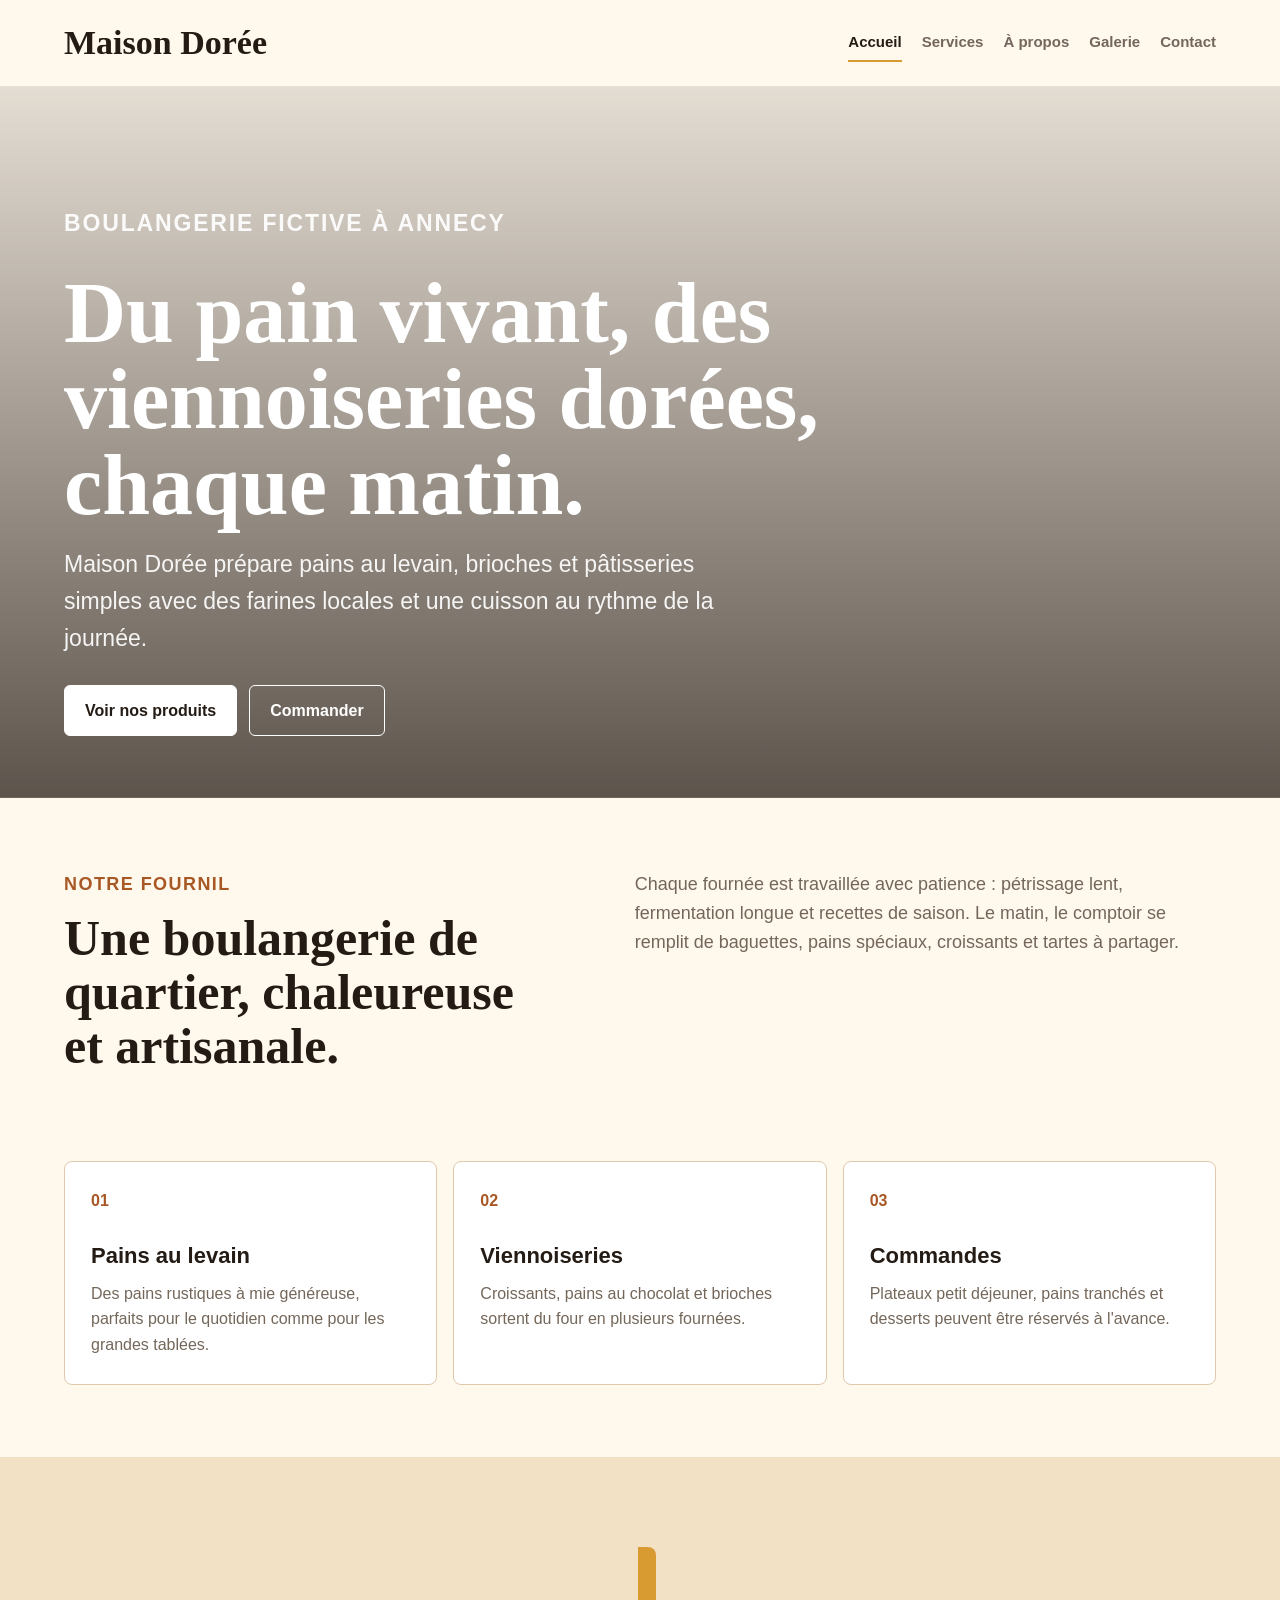
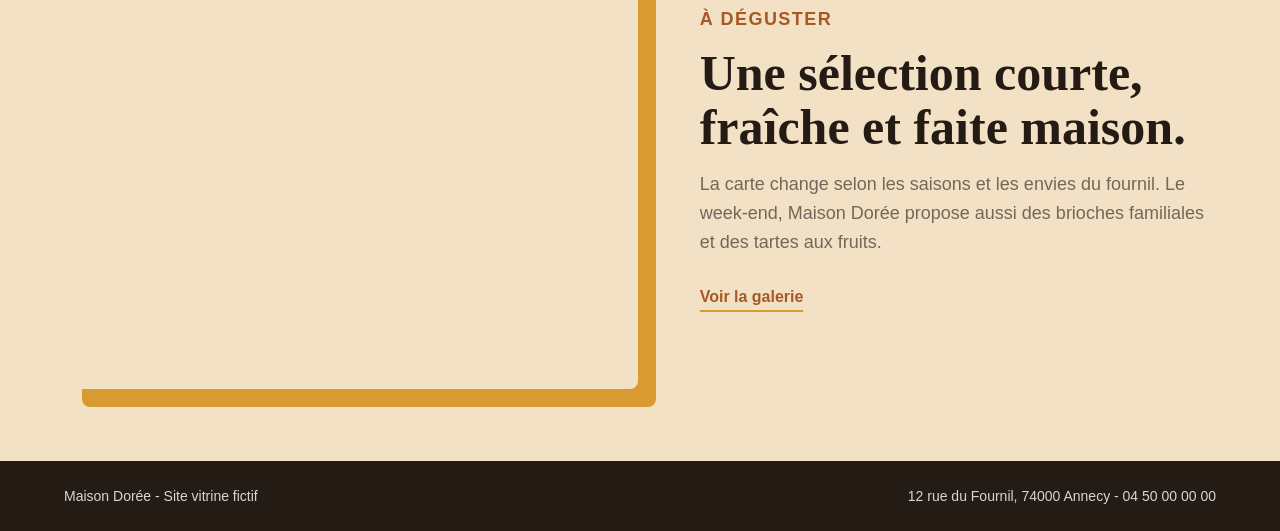
<file: index.html>
<!DOCTYPE html>
<html lang="fr">
<head>
  <meta charset="UTF-8">
  <meta name="viewport" content="width=device-width, initial-scale=1.0">
  <title>Maison Dorée | Boulangerie artisanale</title>
  <link rel="stylesheet" href="style.css">
</head>
<body>
  <header class="site-header">
    <a class="logo" href="index.html">Maison Dorée</a>
    <nav class="nav" aria-label="Navigation principale">
      <a class="active" href="index.html">Accueil</a>
      <a href="services.html">Services</a>
      <a href="a-propos.html">À propos</a>
      <a href="galerie.html">Galerie</a>
      <a href="contact.html">Contact</a>
    </nav>
  </header>

  <main>
    <section class="hero home-hero">
      <div class="hero-content">
        <p class="eyebrow">Boulangerie fictive à Annecy</p>
        <h1>Du pain vivant, des viennoiseries dorées, chaque matin.</h1>
        <p>Maison Dorée prépare pains au levain, brioches et pâtisseries simples avec des farines locales et une cuisson au rythme de la journée.</p>
        <div class="actions">
          <a class="button primary" href="services.html">Voir nos produits</a>
          <a class="button secondary" href="contact.html">Commander</a>
        </div>
      </div>
    </section>

    <section class="section intro-grid">
      <div>
        <p class="eyebrow dark">Notre fournil</p>
        <h2>Une boulangerie de quartier, chaleureuse et artisanale.</h2>
      </div>
      <p>Chaque fournée est travaillée avec patience : pétrissage lent, fermentation longue et recettes de saison. Le matin, le comptoir se remplit de baguettes, pains spéciaux, croissants et tartes à partager.</p>
    </section>

    <section class="section feature-strip">
      <article>
        <span>01</span>
        <h3>Pains au levain</h3>
        <p>Des pains rustiques à mie généreuse, parfaits pour le quotidien comme pour les grandes tablées.</p>
      </article>
      <article>
        <span>02</span>
        <h3>Viennoiseries</h3>
        <p>Croissants, pains au chocolat et brioches sortent du four en plusieurs fournées.</p>
      </article>
      <article>
        <span>03</span>
        <h3>Commandes</h3>
        <p>Plateaux petit déjeuner, pains tranchés et desserts peuvent être réservés à l'avance.</p>
      </article>
    </section>

    <section class="section split-section">
      <div class="image-panel bread-img" aria-label="Pains artisanaux sur une table"></div>
      <div class="text-panel">
        <p class="eyebrow dark">À déguster</p>
        <h2>Une sélection courte, fraîche et faite maison.</h2>
        <p>La carte change selon les saisons et les envies du fournil. Le week-end, Maison Dorée propose aussi des brioches familiales et des tartes aux fruits.</p>
        <a class="text-link" href="galerie.html">Voir la galerie</a>
      </div>
    </section>
  </main>

  <footer class="footer">
    <p>Maison Dorée - Site vitrine fictif</p>
    <p>12 rue du Fournil, 74000 Annecy - 04 50 00 00 00</p>
  </footer>
</body>
</html>
</file>
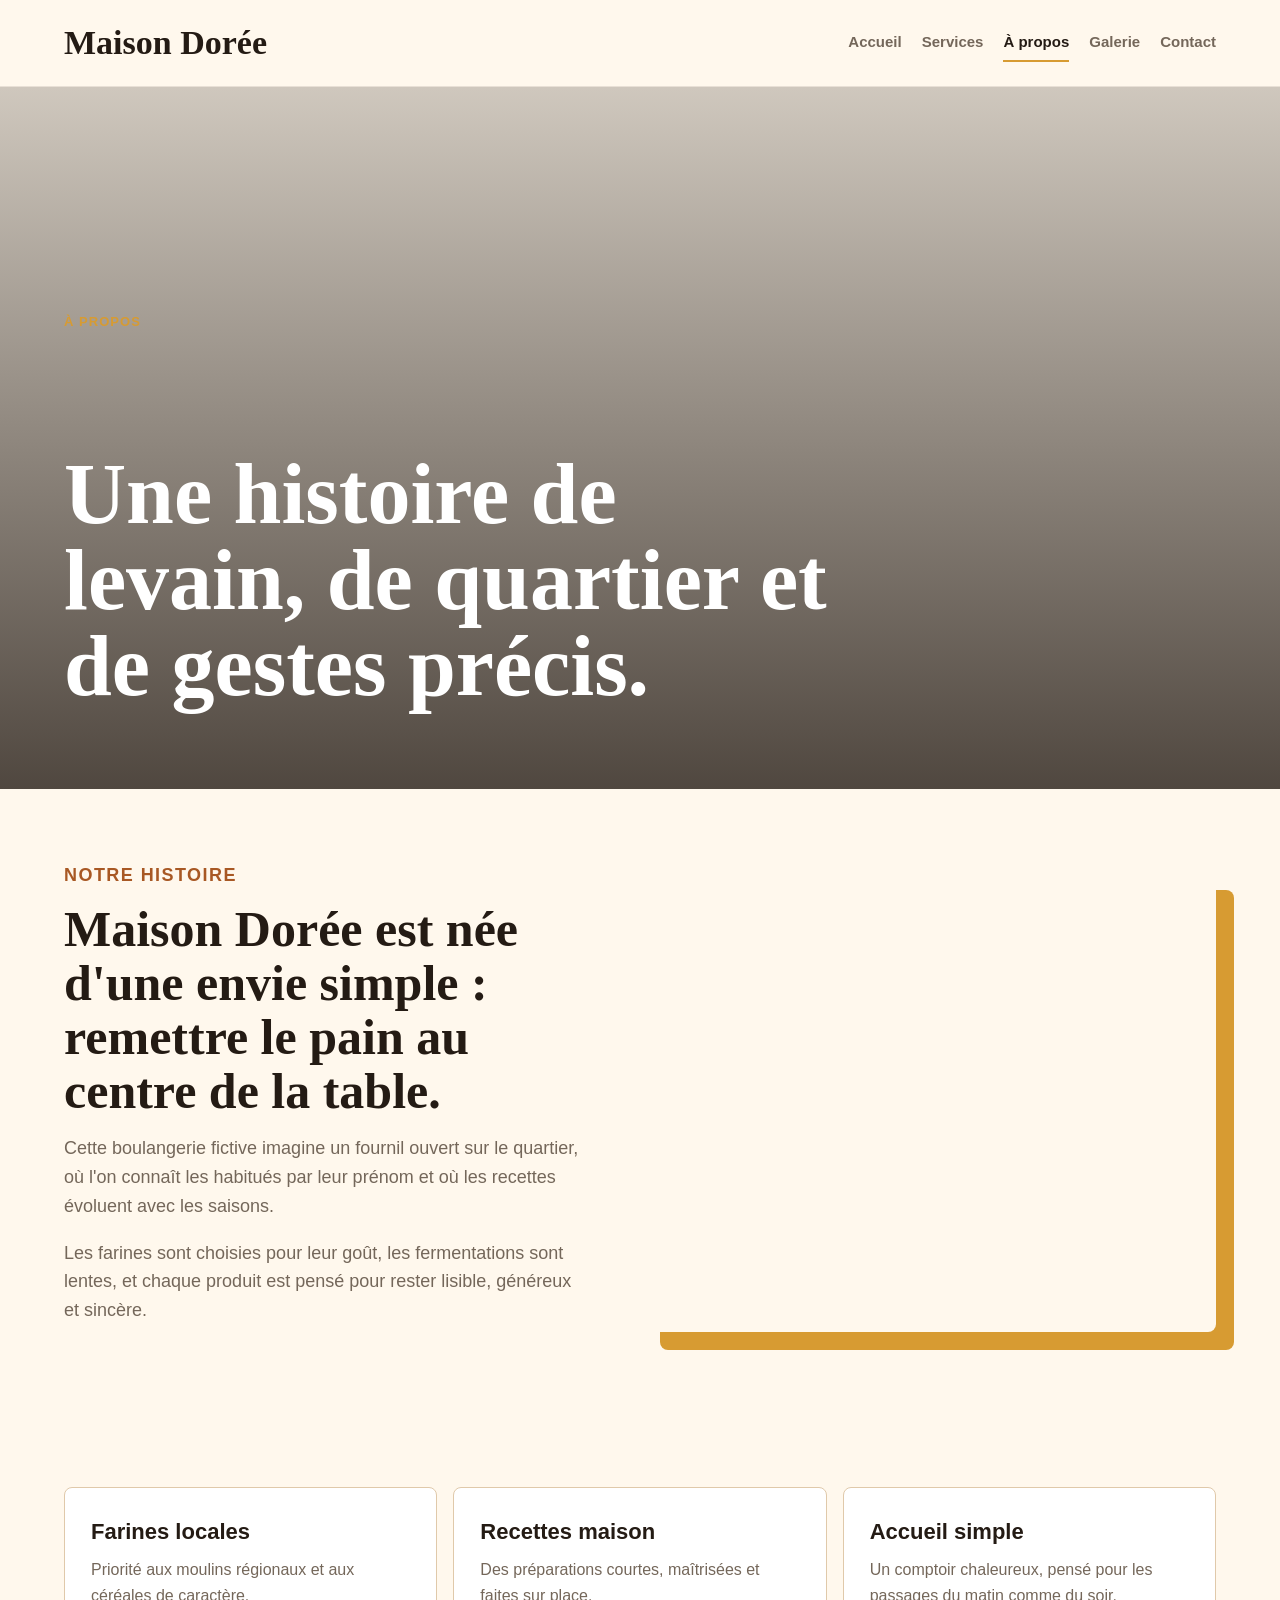
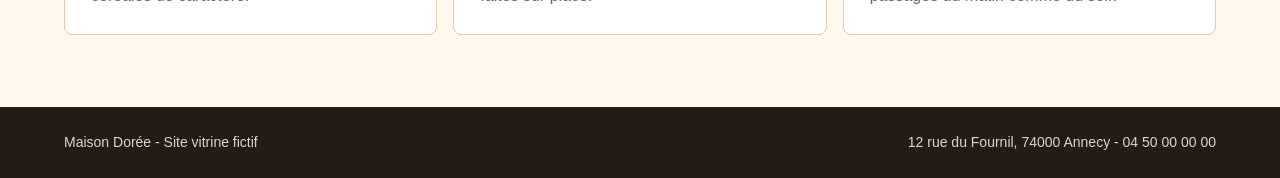
<file: a-propos.html>
<!DOCTYPE html>
<html lang="fr">
<head>
  <meta charset="UTF-8">
  <meta name="viewport" content="width=device-width, initial-scale=1.0">
  <title>À propos | Maison Dorée</title>
  <link rel="stylesheet" href="style.css">
</head>
<body>
  <header class="site-header">
    <a class="logo" href="index.html">Maison Dorée</a>
    <nav class="nav" aria-label="Navigation principale">
      <a href="index.html">Accueil</a>
      <a href="services.html">Services</a>
      <a class="active" href="a-propos.html">À propos</a>
      <a href="galerie.html">Galerie</a>
      <a href="contact.html">Contact</a>
    </nav>
  </header>

  <main>
    <section class="page-hero about-hero">
      <p class="eyebrow">À propos</p>
      <h1>Une histoire de levain, de quartier et de gestes précis.</h1>
    </section>

    <section class="section split-section reverse">
      <div class="text-panel">
        <p class="eyebrow dark">Notre histoire</p>
        <h2>Maison Dorée est née d'une envie simple : remettre le pain au centre de la table.</h2>
        <p>Cette boulangerie fictive imagine un fournil ouvert sur le quartier, où l'on connaît les habitués par leur prénom et où les recettes évoluent avec les saisons.</p>
        <p>Les farines sont choisies pour leur goût, les fermentations sont lentes, et chaque produit est pensé pour rester lisible, généreux et sincère.</p>
      </div>
      <div class="image-panel baker-img" aria-label="Boulanger préparant une pâte"></div>
    </section>

    <section class="section values">
      <article>
        <h3>Farines locales</h3>
        <p>Priorité aux moulins régionaux et aux céréales de caractère.</p>
      </article>
      <article>
        <h3>Recettes maison</h3>
        <p>Des préparations courtes, maîtrisées et faites sur place.</p>
      </article>
      <article>
        <h3>Accueil simple</h3>
        <p>Un comptoir chaleureux, pensé pour les passages du matin comme du soir.</p>
      </article>
    </section>
  </main>

  <footer class="footer">
    <p>Maison Dorée - Site vitrine fictif</p>
    <p>12 rue du Fournil, 74000 Annecy - 04 50 00 00 00</p>
  </footer>
</body>
</html>
</file>
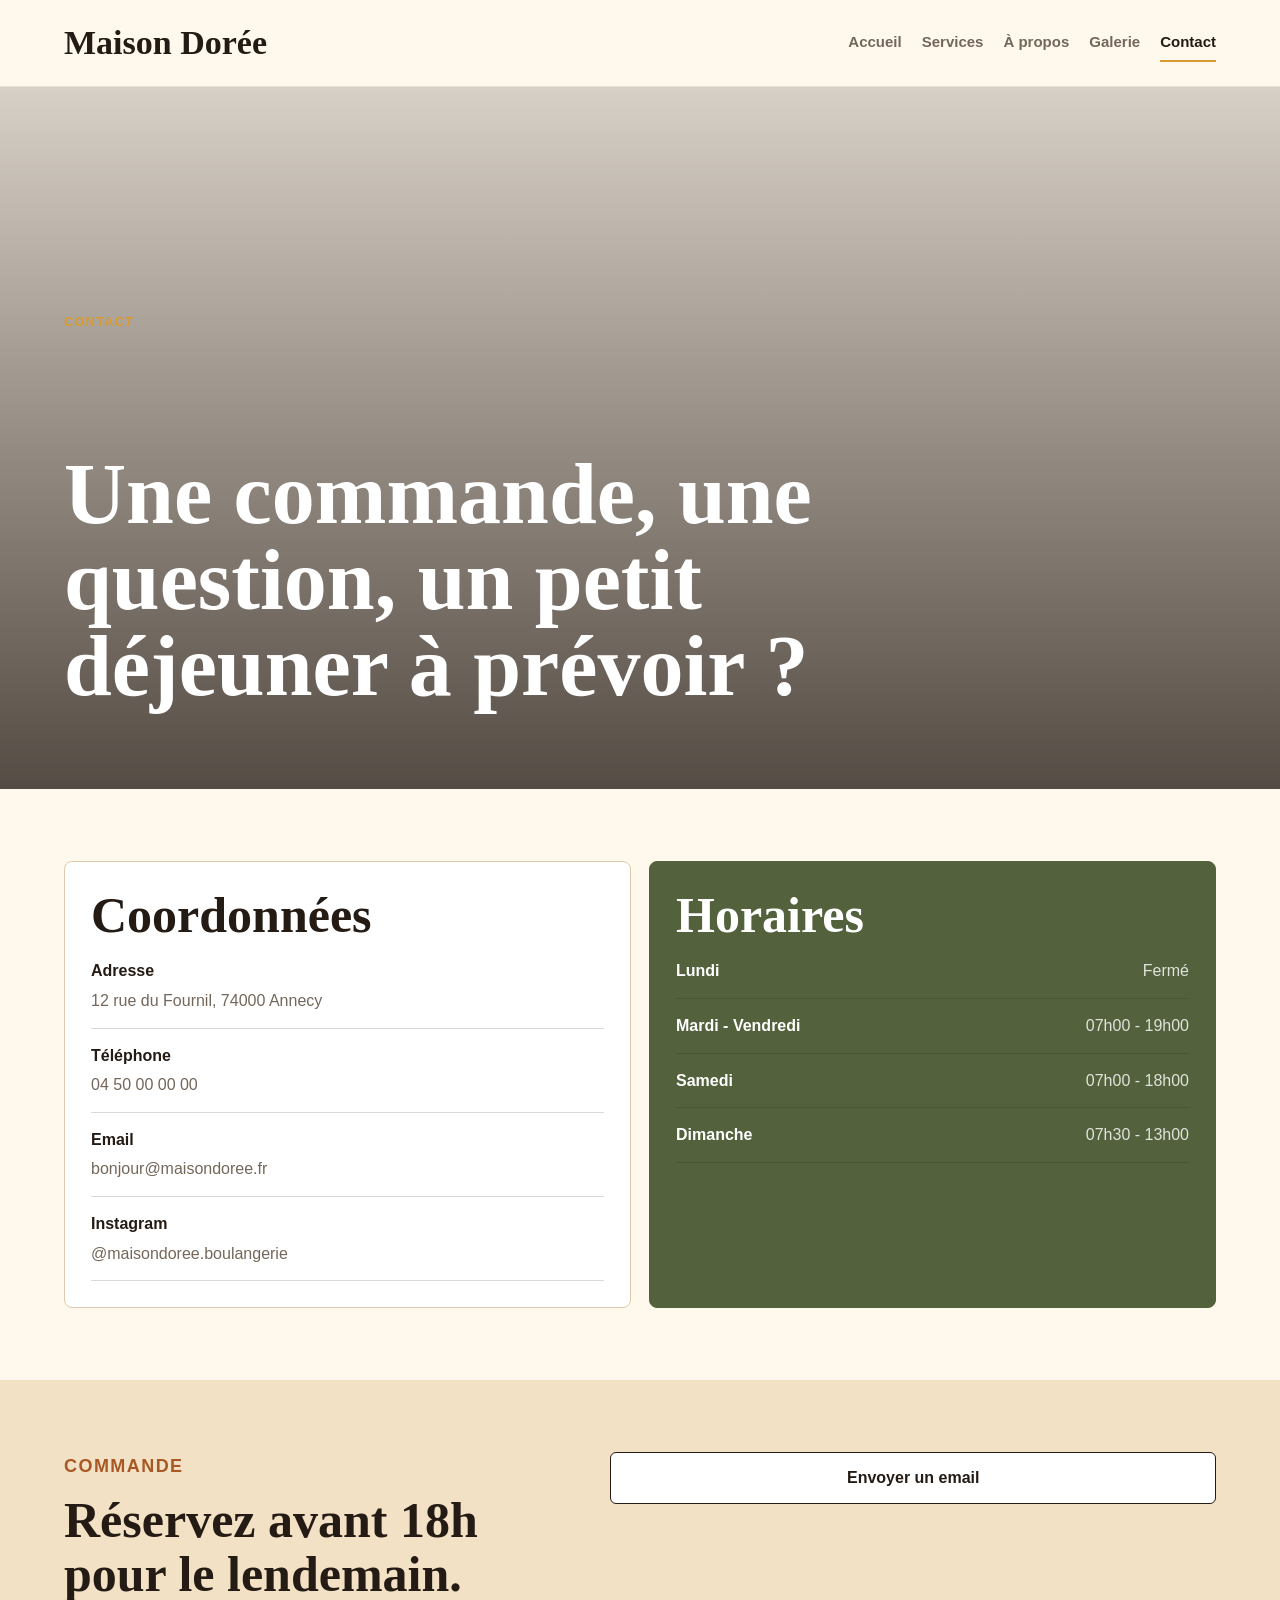
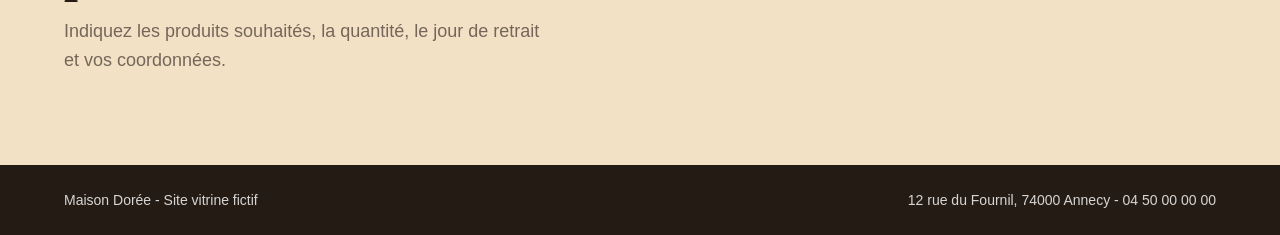
<file: contact.html>
<!DOCTYPE html>
<html lang="fr">
<head>
  <meta charset="UTF-8">
  <meta name="viewport" content="width=device-width, initial-scale=1.0">
  <title>Contact | Maison Dorée</title>
  <link rel="stylesheet" href="style.css">
</head>
<body>
  <header class="site-header">
    <a class="logo" href="index.html">Maison Dorée</a>
    <nav class="nav" aria-label="Navigation principale">
      <a href="index.html">Accueil</a>
      <a href="services.html">Services</a>
      <a href="a-propos.html">À propos</a>
      <a href="galerie.html">Galerie</a>
      <a class="active" href="contact.html">Contact</a>
    </nav>
  </header>

  <main>
    <section class="page-hero contact-hero">
      <p class="eyebrow">Contact</p>
      <h1>Une commande, une question, un petit déjeuner à prévoir ?</h1>
    </section>

    <section class="section contact-layout">
      <div class="contact-card">
        <h2>Coordonnées</h2>
        <ul class="contact-list">
          <li><strong>Adresse</strong><span>12 rue du Fournil, 74000 Annecy</span></li>
          <li><strong>Téléphone</strong><a href="tel:+33450000000">04 50 00 00 00</a></li>
          <li><strong>Email</strong><a href="mailto:bonjour@maisondoree.fr">bonjour@maisondoree.fr</a></li>
          <li><strong>Instagram</strong><a href="#">@maisondoree.boulangerie</a></li>
        </ul>
      </div>

      <div class="contact-card accent">
        <h2>Horaires</h2>
        <ul class="hours">
          <li><strong>Lundi</strong><span>Fermé</span></li>
          <li><strong>Mardi - Vendredi</strong><span>07h00 - 19h00</span></li>
          <li><strong>Samedi</strong><span>07h00 - 18h00</span></li>
          <li><strong>Dimanche</strong><span>07h30 - 13h00</span></li>
        </ul>
      </div>
    </section>

    <section class="section order-box">
      <div>
        <p class="eyebrow dark">Commande</p>
        <h2>Réservez avant 18h pour le lendemain.</h2>
        <p>Indiquez les produits souhaités, la quantité, le jour de retrait et vos coordonnées.</p>
      </div>
      <a class="button primary dark-button" href="mailto:bonjour@maisondoree.fr">Envoyer un email</a>
    </section>
  </main>

  <footer class="footer">
    <p>Maison Dorée - Site vitrine fictif</p>
    <p>12 rue du Fournil, 74000 Annecy - 04 50 00 00 00</p>
  </footer>
</body>
</html>
</file>
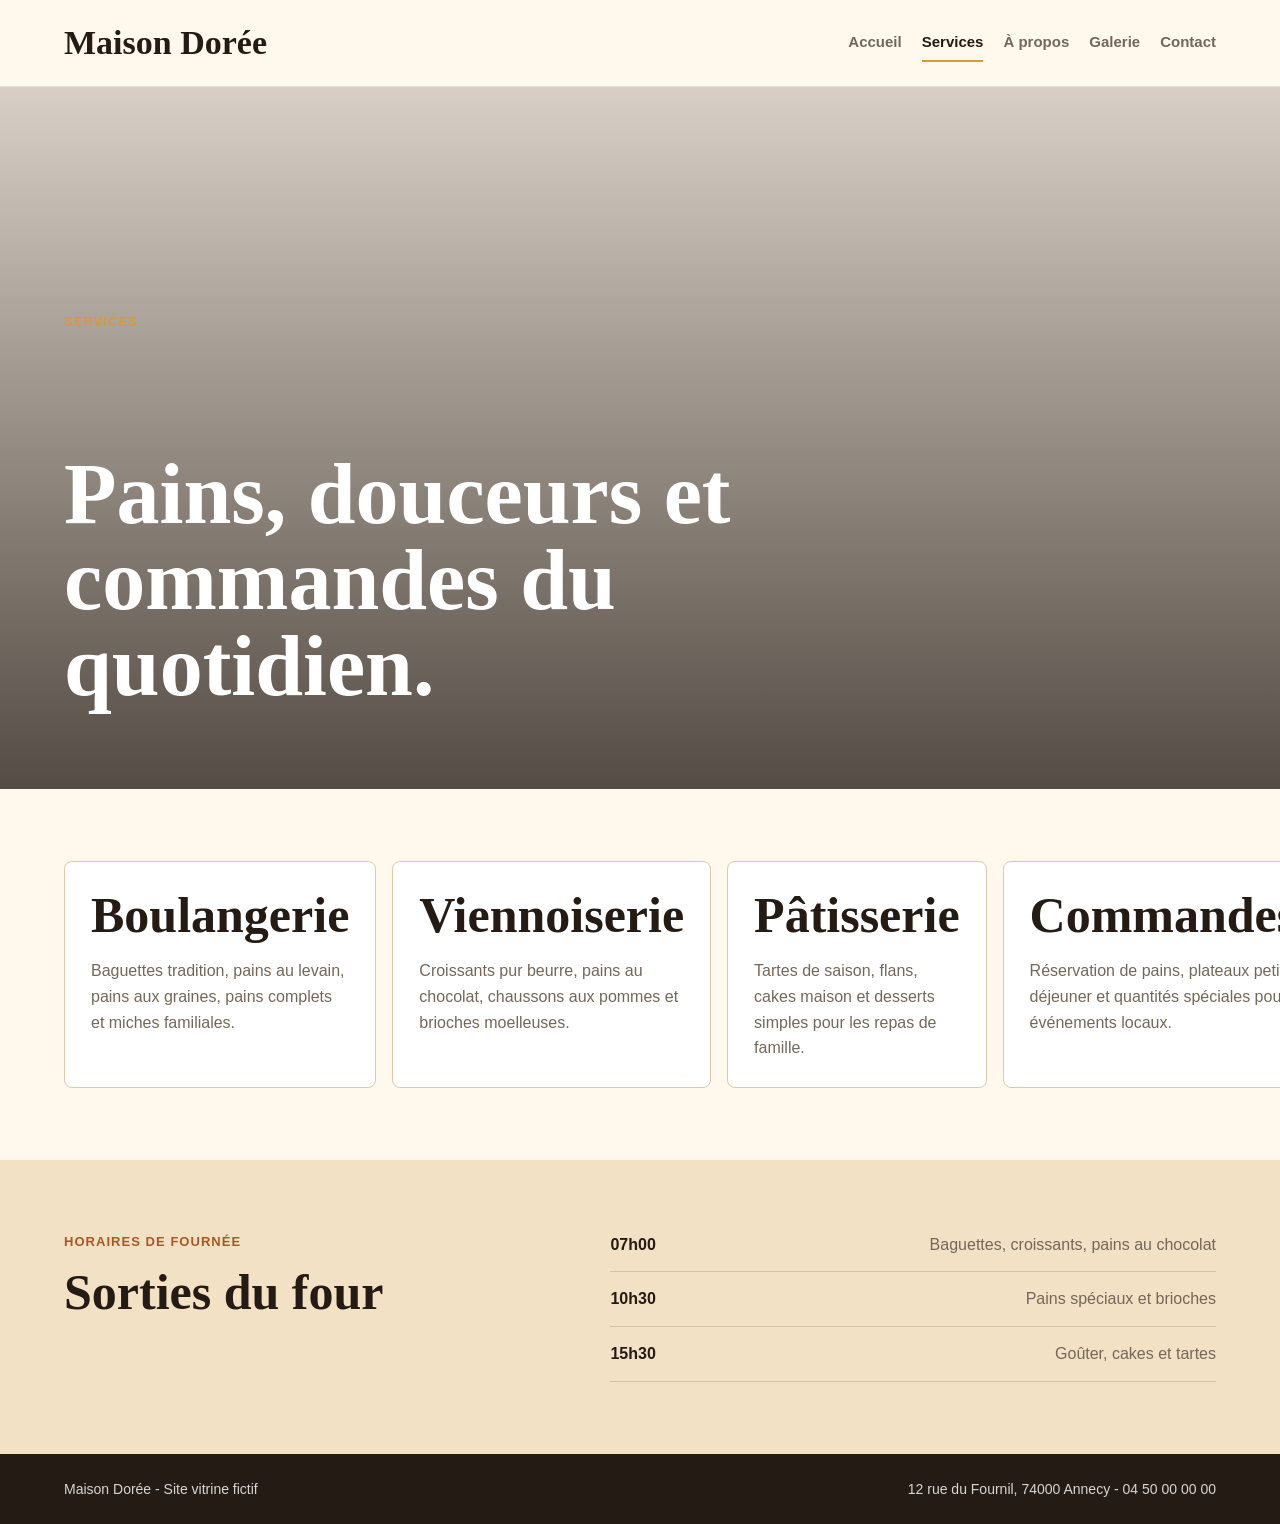
<file: services.html>
<!DOCTYPE html>
<html lang="fr">
<head>
  <meta charset="UTF-8">
  <meta name="viewport" content="width=device-width, initial-scale=1.0">
  <title>Services | Maison Dorée</title>
  <link rel="stylesheet" href="style.css">
</head>
<body>
  <header class="site-header">
    <a class="logo" href="index.html">Maison Dorée</a>
    <nav class="nav" aria-label="Navigation principale">
      <a href="index.html">Accueil</a>
      <a class="active" href="services.html">Services</a>
      <a href="a-propos.html">À propos</a>
      <a href="galerie.html">Galerie</a>
      <a href="contact.html">Contact</a>
    </nav>
  </header>

  <main>
    <section class="page-hero services-hero">
      <p class="eyebrow">Services</p>
      <h1>Pains, douceurs et commandes du quotidien.</h1>
    </section>

    <section class="section cards-grid">
      <article class="service-card">
        <h2>Boulangerie</h2>
        <p>Baguettes tradition, pains au levain, pains aux graines, pains complets et miches familiales.</p>
      </article>
      <article class="service-card">
        <h2>Viennoiserie</h2>
        <p>Croissants pur beurre, pains au chocolat, chaussons aux pommes et brioches moelleuses.</p>
      </article>
      <article class="service-card">
        <h2>Pâtisserie</h2>
        <p>Tartes de saison, flans, cakes maison et desserts simples pour les repas de famille.</p>
      </article>
      <article class="service-card">
        <h2>Commandes</h2>
        <p>Réservation de pains, plateaux petit déjeuner et quantités spéciales pour événements locaux.</p>
      </article>
    </section>

    <section class="section menu-band">
      <div>
        <p class="eyebrow dark">Horaires de fournée</p>
        <h2>Sorties du four</h2>
      </div>
      <ul class="schedule">
        <li><strong>07h00</strong><span>Baguettes, croissants, pains au chocolat</span></li>
        <li><strong>10h30</strong><span>Pains spéciaux et brioches</span></li>
        <li><strong>15h30</strong><span>Goûter, cakes et tartes</span></li>
      </ul>
    </section>
  </main>

  <footer class="footer">
    <p>Maison Dorée - Site vitrine fictif</p>
    <p>12 rue du Fournil, 74000 Annecy - 04 50 00 00 00</p>
  </footer>
</body>
</html>
</file>
<file: style.css>
:root {
  --ink: #241b14;
  --cream: #fff8ed;
  --flour: #f3e1c6;
  --crust: #a85824;
  --honey: #d79b32;
  --olive: #53613c;
  --muted: #74675a;
  --line: #e0c9aa;
  --white: #ffffff;
}

* {
  box-sizing: border-box;
}

html {
  scroll-behavior: smooth;
}

body {
  margin: 0;
  font-family: Arial, Helvetica, sans-serif;
  color: var(--ink);
  background: var(--cream);
  line-height: 1.6;
}

img {
  display: block;
  width: 100%;
  height: 100%;
  object-fit: cover;
}

a {
  color: inherit;
  text-decoration: none;
}

.site-header {
  position: sticky;
  z-index: 20;
  top: 0;
  display: flex;
  align-items: center;
  justify-content: space-between;
  gap: 22px;
  padding: 16px clamp(18px, 5vw, 68px);
  background: rgba(255, 248, 237, 0.94);
  border-bottom: 1px solid rgba(36, 27, 20, 0.1);
  backdrop-filter: blur(12px);
}

.logo {
  font-family: Georgia, "Times New Roman", serif;
  font-size: clamp(24px, 3vw, 34px);
  font-weight: 700;
  white-space: nowrap;
}

.nav {
  display: flex;
  flex-wrap: wrap;
  justify-content: flex-end;
  gap: 10px 20px;
  color: var(--muted);
  font-size: 15px;
  font-weight: 700;
}

.nav a {
  padding: 6px 0;
  border-bottom: 2px solid transparent;
}

.nav a:hover,
.nav a.active {
  color: var(--ink);
  border-color: var(--honey);
}

.hero,
.page-hero {
  display: grid;
  align-items: end;
  min-height: 78vh;
  padding: 118px clamp(18px, 5vw, 68px) 62px;
  color: var(--white);
  background-position: center;
  background-size: cover;
}

.home-hero {
  background-image:
    linear-gradient(180deg, rgba(36, 27, 20, 0.12), rgba(36, 27, 20, 0.74)),
    url("https://images.unsplash.com/photo-1509440159596-0249088772ff?auto=format&fit=crop&w=1800&q=80");
}

.services-hero {
  background-image:
    linear-gradient(180deg, rgba(36, 27, 20, 0.18), rgba(36, 27, 20, 0.78)),
    url("https://images.unsplash.com/photo-1555507036-ab1f4038808a?auto=format&fit=crop&w=1800&q=80");
}

.about-hero {
  background-image:
    linear-gradient(180deg, rgba(36, 27, 20, 0.22), rgba(36, 27, 20, 0.8)),
    url("https://images.unsplash.com/photo-1586444248902-2f64eddc13df?auto=format&fit=crop&w=1800&q=80");
}

.gallery-hero {
  background-image:
    linear-gradient(180deg, rgba(36, 27, 20, 0.18), rgba(36, 27, 20, 0.76)),
    url("https://images.unsplash.com/photo-1608198093002-ad4e005484ec?auto=format&fit=crop&w=1800&q=80");
}

.contact-hero {
  background-image:
    linear-gradient(180deg, rgba(36, 27, 20, 0.18), rgba(36, 27, 20, 0.78)),
    url("https://images.unsplash.com/photo-1515823662972-da6a2e4d3002?auto=format&fit=crop&w=1800&q=80");
}

.hero-content,
.page-hero h1,
.page-hero .eyebrow {
  max-width: 790px;
}

.eyebrow {
  margin: 0 0 12px;
  color: var(--honey);
  font-size: 13px;
  font-weight: 800;
  letter-spacing: 0.08em;
  text-transform: uppercase;
}

.eyebrow.dark {
  color: var(--crust);
}

h1,
h2,
h3,
p,
figure {
  margin-top: 0;
}

h1 {
  margin-bottom: 18px;
  font-family: Georgia, "Times New Roman", serif;
  font-size: clamp(42px, 7vw, 86px);
  line-height: 1;
  letter-spacing: 0;
}

h2 {
  margin-bottom: 16px;
  font-family: Georgia, "Times New Roman", serif;
  font-size: clamp(30px, 4vw, 50px);
  line-height: 1.08;
  letter-spacing: 0;
}

h3 {
  margin-bottom: 8px;
  font-size: 22px;
}

.hero p {
  max-width: 650px;
  margin-bottom: 28px;
  color: rgba(255, 255, 255, 0.92);
  font-size: clamp(18px, 2.1vw, 23px);
}

.actions {
  display: flex;
  flex-wrap: wrap;
  gap: 12px;
}

.button {
  display: inline-flex;
  align-items: center;
  justify-content: center;
  min-height: 48px;
  padding: 12px 20px;
  border: 1px solid var(--white);
  border-radius: 6px;
  font-weight: 800;
  transition: transform 0.2s ease, background 0.2s ease;
}

.button:hover {
  transform: translateY(-2px);
}

.button.primary {
  background: var(--white);
  color: var(--ink);
}

.button.secondary {
  color: var(--white);
}

.dark-button {
  border-color: var(--ink);
  background: var(--ink);
  color: var(--white);
}

.section {
  padding: 72px clamp(18px, 5vw, 68px);
}

.intro-grid {
  display: grid;
  grid-template-columns: minmax(0, 0.85fr) minmax(0, 1fr);
  gap: clamp(28px, 6vw, 80px);
  align-items: start;
}

.intro-grid p,
.text-panel p,
.order-box p {
  color: var(--muted);
  font-size: 18px;
}

.feature-strip,
.cards-grid,
.values {
  display: grid;
  grid-template-columns: repeat(3, 1fr);
  gap: 16px;
}

.feature-strip {
  padding-top: 0;
}

.feature-strip article,
.service-card,
.values article,
.contact-card {
  padding: 26px;
  border: 1px solid var(--line);
  border-radius: 8px;
  background: var(--white);
}

.feature-strip span {
  display: block;
  margin-bottom: 24px;
  color: var(--crust);
  font-weight: 800;
}

.feature-strip p,
.service-card p,
.values p {
  margin-bottom: 0;
  color: var(--muted);
}

.split-section {
  display: grid;
  grid-template-columns: minmax(0, 1fr) minmax(0, 0.9fr);
  gap: clamp(28px, 5vw, 62px);
  align-items: center;
  background: var(--flour);
}

.split-section.reverse {
  grid-template-columns: minmax(0, 0.9fr) minmax(0, 1fr);
  background: var(--cream);
}

.image-panel {
  min-height: 460px;
  border-radius: 8px;
  background-position: center;
  background-size: cover;
  box-shadow: 18px 18px 0 var(--honey);
}

.bread-img {
  background-image: url("https://images.unsplash.com/photo-1549931319-a545dcf3bc73?auto=format&fit=crop&w=1200&q=80");
}

.baker-img {
  background-image: url("https://images.unsplash.com/photo-1586444248902-2f64eddc13df?auto=format&fit=crop&w=1200&q=80");
}

.text-panel {
  max-width: 620px;
}

.text-link {
  display: inline-block;
  margin-top: 10px;
  color: var(--crust);
  font-weight: 800;
  border-bottom: 2px solid var(--honey);
}

.cards-grid {
  grid-template-columns: repeat(4, 1fr);
}

.menu-band,
.order-box {
  display: grid;
  grid-template-columns: minmax(0, 0.8fr) minmax(0, 1fr);
  gap: clamp(24px, 5vw, 62px);
  align-items: start;
  background: var(--flour);
}

.schedule,
.hours,
.contact-list {
  display: grid;
  gap: 14px;
  margin: 0;
  padding: 0;
  list-style: none;
}

.schedule li,
.hours li,
.contact-list li {
  display: flex;
  justify-content: space-between;
  gap: 18px;
  padding-bottom: 14px;
  border-bottom: 1px solid rgba(36, 27, 20, 0.16);
}

.contact-list li {
  flex-direction: column;
  gap: 4px;
}

.schedule span,
.hours span,
.contact-list span,
.contact-list a {
  color: var(--muted);
}

.gallery-grid {
  display: grid;
  grid-template-columns: repeat(3, 1fr);
  gap: 18px;
}

.gallery-grid figure {
  overflow: hidden;
  margin-bottom: 0;
  border-radius: 8px;
  background: var(--white);
  border: 1px solid var(--line);
}

.gallery-grid img {
  height: 300px;
}

.gallery-grid figcaption {
  padding: 14px 16px;
  color: var(--ink);
  font-weight: 800;
}

.contact-layout {
  display: grid;
  grid-template-columns: 1fr 1fr;
  gap: 18px;
}

.contact-card.accent {
  background: var(--olive);
  color: var(--white);
  border-color: var(--olive);
}

.contact-card.accent span {
  color: rgba(255, 255, 255, 0.82);
}

.footer {
  display: flex;
  justify-content: space-between;
  gap: 18px;
  padding: 24px clamp(18px, 5vw, 68px);
  background: var(--ink);
  color: rgba(255, 255, 255, 0.82);
  font-size: 14px;
}

.footer p {
  margin-bottom: 0;
}

@media (max-width: 920px) {
  .site-header {
    align-items: flex-start;
    flex-direction: column;
  }

  .nav {
    justify-content: flex-start;
  }

  .intro-grid,
  .split-section,
  .split-section.reverse,
  .menu-band,
  .order-box,
  .contact-layout {
    grid-template-columns: 1fr;
  }

  .feature-strip,
  .cards-grid,
  .values,
  .gallery-grid {
    grid-template-columns: repeat(2, 1fr);
  }

  .image-panel {
    min-height: 360px;
    box-shadow: 10px 10px 0 var(--honey);
  }
}

@media (max-width: 620px) {
  .site-header {
    position: static;
  }

  .nav {
    display: grid;
    grid-template-columns: repeat(2, minmax(0, 1fr));
    width: 100%;
    gap: 8px 14px;
  }

  .hero,
  .page-hero {
    min-height: 70vh;
    padding-top: 72px;
    padding-bottom: 44px;
  }

  .actions,
  .button {
    width: 100%;
  }

  .section {
    padding-top: 52px;
    padding-bottom: 52px;
  }

  .feature-strip,
  .cards-grid,
  .values,
  .gallery-grid {
    grid-template-columns: 1fr;
  }

  .gallery-grid img {
    height: 240px;
  }

  .schedule li,
  .hours li {
    display: grid;
    gap: 2px;
  }

  .footer {
    display: grid;
  }
}
</file>
